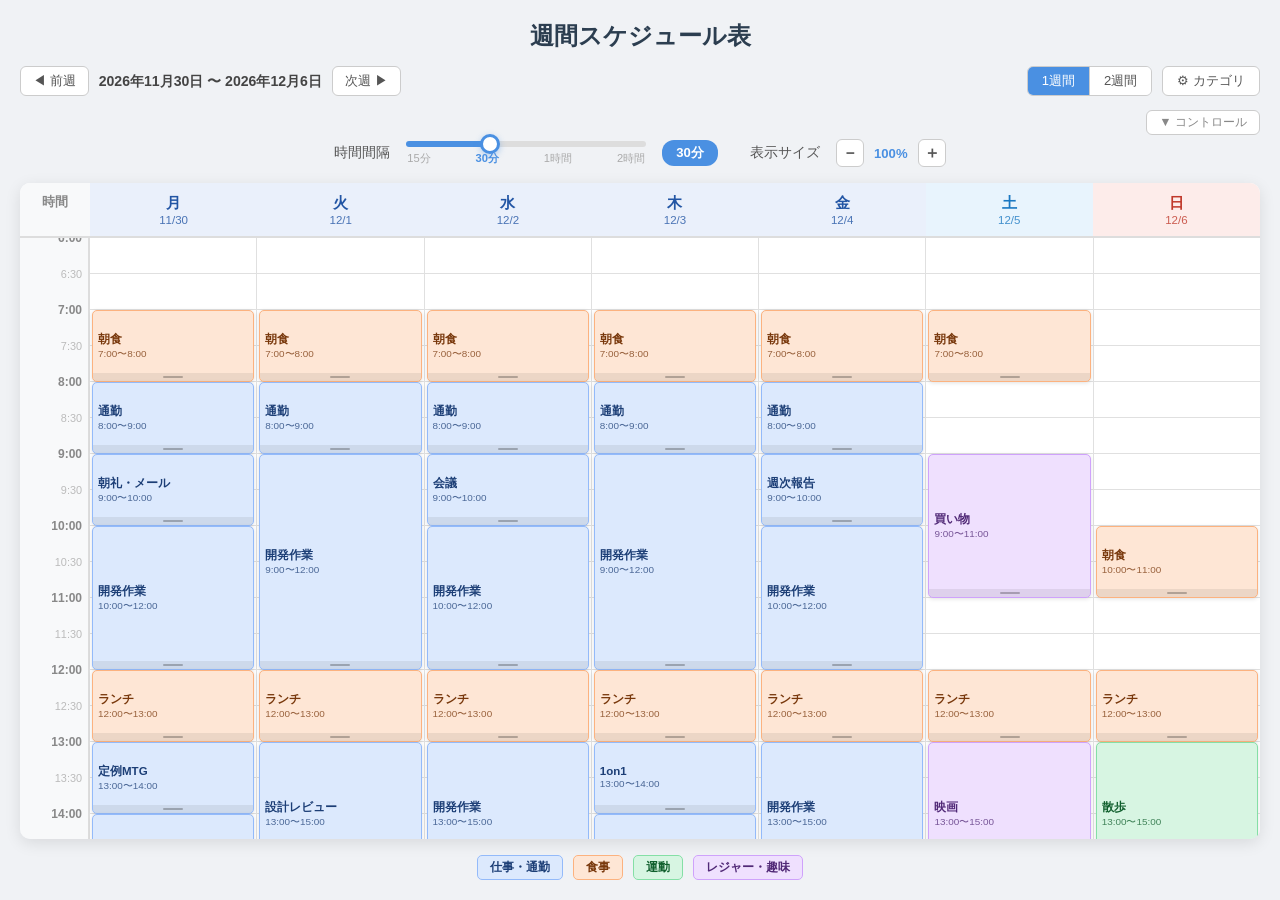
<file: index.html>
<!DOCTYPE html>
<html lang="ja">
<head>
  <meta charset="UTF-8">
  <meta name="viewport" content="width=device-width, initial-scale=1.0, viewport-fit=cover">
  <title>週間スケジュール表</title>
  <link rel="stylesheet" href="css/style.css">
  <style id="dynamic-cat-css"></style>
</head>
<body>

<h1>週間スケジュール表</h1>

<div class="nav-bar">
  <div class="week-nav">
    <button class="nav-btn" id="prevWeekBtn">◀ 前週</button>
    <span id="weekLabel"></span>
    <button class="nav-btn" id="nextWeekBtn">次週 ▶</button>
  </div>
  <div class="nav-right">
    <div class="view-toggle">
      <button class="view-btn" data-weeks="1">1週間</button>
      <button class="view-btn" data-weeks="2">2週間</button>
    </div>
    <button class="cat-btn" id="catSettingsBtn">⚙ カテゴリ</button>
  </div>
</div>

<div class="controls-toggle-bar">
  <button class="controls-toggle-btn" id="controlToggleBtn">▼ コントロール</button>
</div>

<div class="interval-control" id="intervalControl">
  <span class="interval-label">時間間隔</span>
  <div class="slider-wrap">
    <input type="range" id="intervalSlider" min="0" max="3" step="1" value="1">
    <div class="slider-ticks">
      <span data-idx="0">15分</span>
      <span data-idx="1">30分</span>
      <span data-idx="2">1時間</span>
      <span data-idx="3">2時間</span>
    </div>
  </div>
  <span class="interval-badge" id="intervalBadge">30分</span>
  <span class="interval-label" style="margin-left:16px">表示サイズ</span>
  <div class="zoom-control">
    <button class="zoom-btn" id="zoomOutBtn">－</button>
    <span id="zoomLabel">100%</span>
    <button class="zoom-btn" id="zoomInBtn">＋</button>
  </div>
</div>

<div class="table-wrapper">
  <div class="schedule-inner" id="scheduleInner">
    <div class="schedule-header" id="scheduleHeader"></div>
    <div class="schedule-body">
      <div class="time-axis" id="timeAxis"></div>
      <div class="days-wrapper" id="daysWrapper"></div>
    </div>
  </div>
</div>

<div class="legend" id="legend"></div>

<!-- Event modal -->
<div class="modal-overlay" id="modalOverlay">
  <div class="modal">
    <h2 id="modalTitle">予定を追加</h2>
    <!-- シリーズ編集スコープ（繰り返し予定の編集時のみ表示） -->
    <div id="editScopeRow" style="display:none">
      <div class="edit-scope-toggle">
        <button class="scope-btn active" id="scopeSingleBtn">この予定のみ編集</button>
        <button class="scope-btn" id="scopeSeriesBtn">シリーズ全体を編集</button>
      </div>
    </div>
    <label>予定名</label>
    <input type="text" id="eventName" placeholder="例：会議、ランチ…" maxlength="24">
    <label>カテゴリ</label>
    <select id="eventCategory"></select>
    <div class="time-row" style="margin-top:12px">
      <div><label>開始時間</label><input type="time" id="eventStart" step="900"></div>
      <div><label>終了時間</label><input type="time" id="eventEnd"   step="900"></div>
    </div>

    <!-- 繰り返しセクション（新規追加時のみ表示） -->
    <div id="recurSection">
      <label>繰り返し</label>
      <select id="eventRecur">
        <option value="none">繰り返しなし</option>
        <option value="daily">毎日</option>
        <option value="weekday">平日のみ（月〜金）</option>
        <option value="weekly">毎週（曜日を選択）</option>
        <option value="biweekly">隔週（曜日を選択）</option>
        <option value="monthly">毎月</option>
      </select>
      <div id="recurWeekdaysRow" style="display:none">
        <label style="margin-top:8px">曜日を選択</label>
        <div class="recur-weekdays">
          <label><input type="checkbox" name="recurDay" value="1"> 月</label>
          <label><input type="checkbox" name="recurDay" value="2"> 火</label>
          <label><input type="checkbox" name="recurDay" value="3"> 水</label>
          <label><input type="checkbox" name="recurDay" value="4"> 木</label>
          <label><input type="checkbox" name="recurDay" value="5"> 金</label>
          <label><input type="checkbox" name="recurDay" value="6"> 土</label>
          <label><input type="checkbox" name="recurDay" value="0"> 日</label>
        </div>
      </div>
      <div id="recurEndRow" style="display:none">
        <label>繰り返し終了日</label>
        <input type="date" id="recurEndDate">
      </div>
    </div>

    <div class="modal-actions">
      <button class="btn btn-cancel" id="modalCancel">キャンセル</button>
      <button class="btn btn-danger" id="modalDeleteSeriesBtn" style="display:none">シリーズ削除</button>
      <button class="btn btn-primary" id="modalSaveBtn">追加</button>
    </div>
  </div>
</div>

<!-- Category modal -->
<div class="modal-overlay" id="catModalOverlay">
  <div class="modal modal-wide">
    <h2>カテゴリ管理</h2>
    <div class="cat-list" id="catList"></div>
    <button class="btn-add-cat" id="addCatBtn">＋ カテゴリを追加</button>
    <div class="modal-actions">
      <button class="btn btn-cancel" id="catModalCancel">閉じる</button>
      <button class="btn btn-primary" id="catModalSave">保存</button>
    </div>
  </div>
</div>

<script type="module" src="js/main.js"></script>
</body>
</html>
</file>
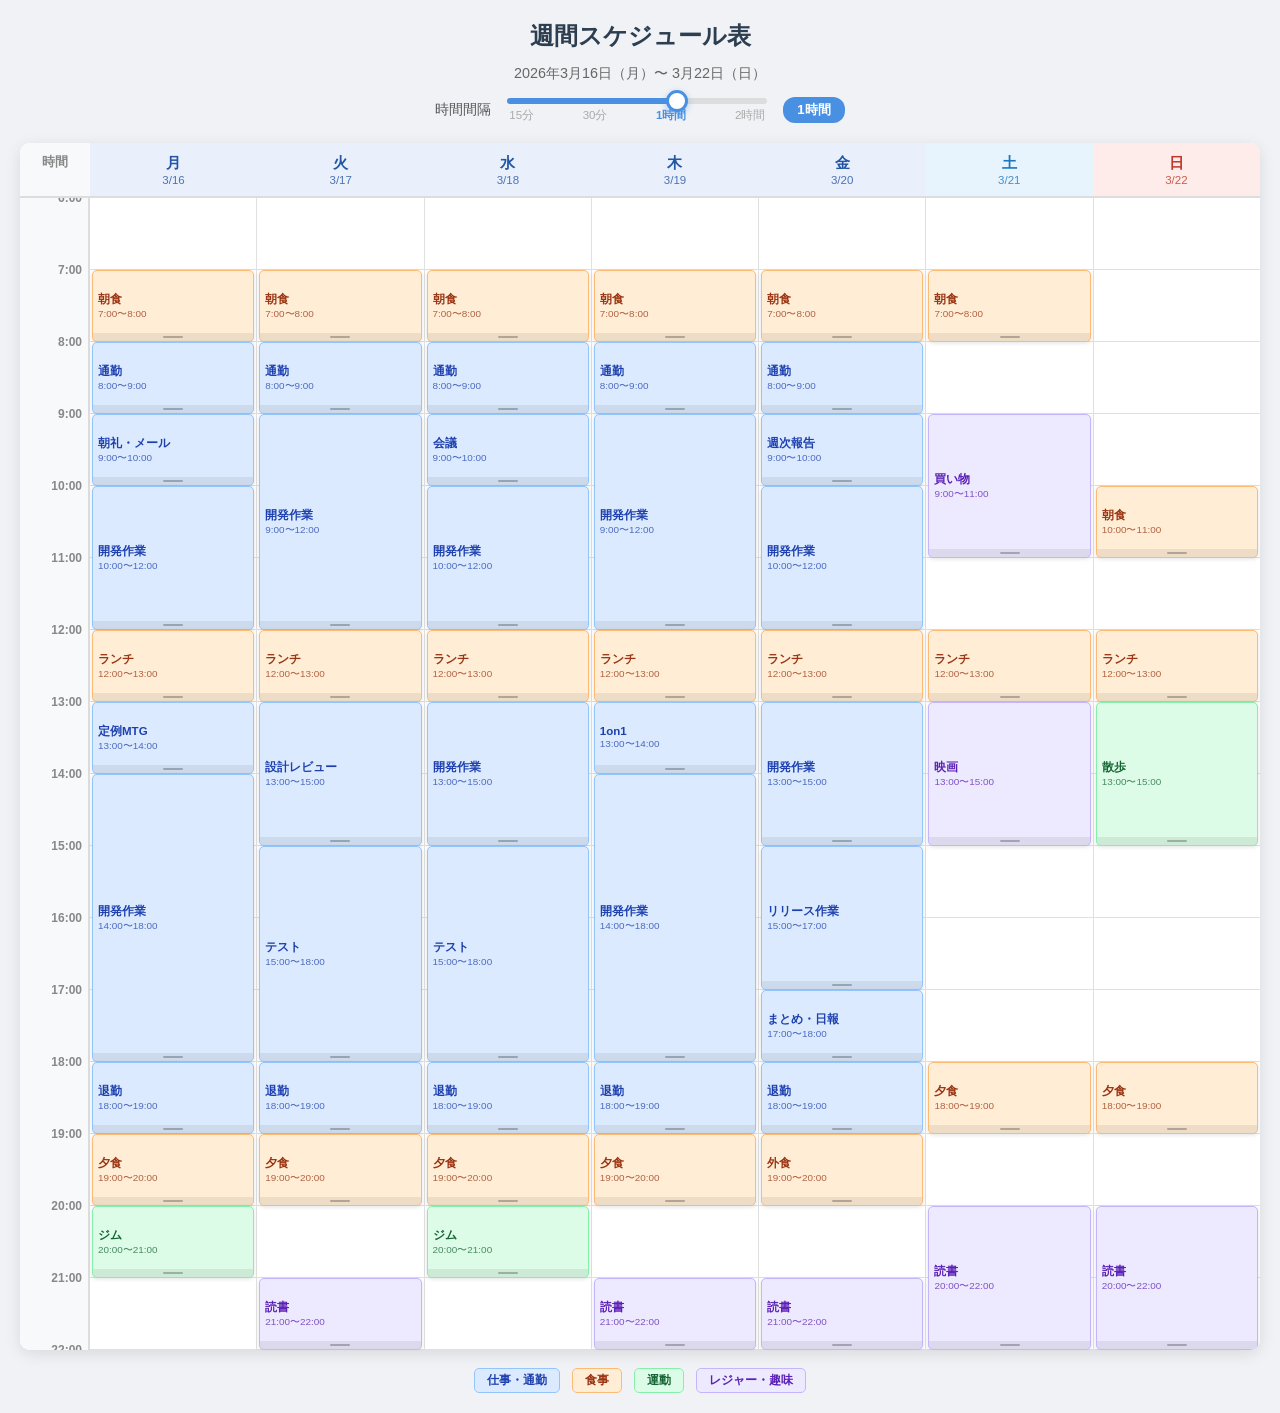
<file: schedule.html>
<!DOCTYPE html>
<html lang="ja">
<head>
  <meta charset="UTF-8">
  <meta name="viewport" content="width=device-width, initial-scale=1.0">
  <title>週間スケジュール表</title>
  <style>
    *, *::before, *::after { box-sizing: border-box; margin: 0; padding: 0; }
    body {
      font-family: 'Helvetica Neue', Arial, 'Hiragino Kaku Gothic ProN', Meiryo, sans-serif;
      background: #f0f2f5; color: #333; padding: 20px;
    }
    body.dragging { user-select: none; cursor: ns-resize; }

    h1 { text-align: center; font-size: 1.5rem; margin-bottom: 12px; color: #2c3e50; }
    .week-label { text-align: center; font-size: 0.9rem; color: #666; margin-bottom: 14px; }

    /* ── Slider ── */
    .interval-control {
      display: flex; align-items: center; justify-content: center;
      gap: 16px; margin-bottom: 20px; user-select: none;
    }
    .interval-label { font-size: 0.85rem; color: #555; }
    .slider-wrap { display: flex; flex-direction: column; width: 260px; }
    #intervalSlider {
      width: 100%; -webkit-appearance: none; appearance: none;
      height: 6px; border-radius: 3px; outline: none; cursor: grab;
      background: linear-gradient(to right, #4a90e2 var(--fill,50%), #ddd var(--fill,50%));
    }
    #intervalSlider::-webkit-slider-thumb {
      -webkit-appearance: none; width: 22px; height: 22px; border-radius: 50%;
      background: #fff; border: 3px solid #4a90e2;
      box-shadow: 0 2px 6px rgba(74,144,226,.4); cursor: grab;
    }
    #intervalSlider::-moz-range-thumb {
      width: 22px; height: 22px; border-radius: 50%;
      background: #fff; border: 3px solid #4a90e2; cursor: grab;
    }
    .slider-ticks { display: flex; justify-content: space-between; padding: 4px 2px 0; }
    .slider-ticks span { font-size: 0.72rem; color: #aaa; cursor: pointer; }
    .slider-ticks span.active { color: #4a90e2; font-weight: bold; }
    .interval-badge {
      font-size: 0.82rem; font-weight: bold; color: #fff;
      background: #4a90e2; padding: 4px 14px; border-radius: 12px; white-space: nowrap;
    }

    /* ── Schedule layout ── */
    .table-wrapper {
      overflow-x: auto; border-radius: 10px;
      box-shadow: 0 4px 16px rgba(0,0,0,.1); background: #fff;
    }
    .schedule-inner { min-width: 720px; }

    .schedule-header {
      display: grid; grid-template-columns: 70px repeat(7,1fr);
      position: sticky; top: 0; z-index: 20;
      border-bottom: 2px solid #ddd; background: #fff;
    }
    .col-header { padding: 10px 6px; text-align: center; font-size: 0.82rem; font-weight: bold; }
    .col-header.time-col { background: #f8f9fa; color: #888; }
    .col-header.mon,.col-header.tue,.col-header.wed,
    .col-header.thu,.col-header.fri { background: #eaf0fb; color: #2255a4; }
    .col-header.sat { background: #e8f4fd; color: #1a78c2; }
    .col-header.sun { background: #fdecea; color: #c0392b; }
    .day-name { display: block; font-size: 0.95rem; }
    .day-date { display: block; font-size: 0.72rem; font-weight: normal; opacity: .8; }

    .schedule-body { display: flex; }

    /* Time axis */
    .time-axis {
      position: relative; width: 70px; flex-shrink: 0;
      background: #f8f9fa; border-right: 2px solid #ddd;
    }
    .time-label {
      position: absolute; right: 6px; font-size: 0.68rem; color: #bbb;
      transform: translateY(-50%); white-space: nowrap; pointer-events: none;
    }
    .time-label.hour { color: #888; font-weight: bold; font-size: 0.75rem; }

    /* Day columns */
    .days-wrapper { display: flex; flex: 1; }
    .day-col {
      flex: 1; position: relative; border-right: 1px solid #e0e0e0;
      cursor: crosshair; min-width: 80px;
    }
    .day-col:last-child { border-right: none; }

    /* Events */
    .event-block {
      position: absolute; left: 2px; right: 2px; border-radius: 5px;
      overflow: hidden; display: flex; flex-direction: column;
      box-shadow: 0 1px 4px rgba(0,0,0,.12); z-index: 2; min-height: 16px;
      transition: box-shadow .15s;
    }
    .event-block:hover { box-shadow: 0 2px 10px rgba(0,0,0,.22); z-index: 3; }
    .event-block.work     { background: #dbeafe; color: #1e40af; border: 1.5px solid #93c5fd; }
    .event-block.meal     { background: #ffedd5; color: #9a3412; border: 1.5px solid #fdba74; }
    .event-block.exercise { background: #dcfce7; color: #166534; border: 1.5px solid #86efac; }
    .event-block.leisure  { background: #ede9fe; color: #5b21b6; border: 1.5px solid #c4b5fd; }

    .event-content {
      flex: 1; padding: 3px 18px 3px 5px; overflow: hidden;
      display: flex; flex-direction: column; justify-content: center;
    }
    .event-name {
      font-size: 0.72rem; font-weight: 700;
      white-space: nowrap; overflow: hidden; text-overflow: ellipsis;
    }
    .event-time-label { font-size: 0.62rem; opacity: .75; white-space: nowrap; }

    .event-del {
      position: absolute; top: 2px; right: 2px; width: 14px; height: 14px;
      border-radius: 50%; background: rgba(0,0,0,.2); color: #fff;
      border: none; font-size: 9px; line-height: 14px; text-align: center;
      cursor: pointer; padding: 0; display: none; z-index: 4;
    }
    .event-block:hover .event-del { display: block; }

    .resize-handle {
      position: absolute; bottom: 0; left: 0; right: 0; height: 8px;
      cursor: ns-resize; z-index: 4; background: rgba(0,0,0,.07);
      border-radius: 0 0 4px 4px;
    }
    .resize-handle::after {
      content: ''; display: block; width: 20px; height: 2px; margin: 3px auto;
      background: rgba(0,0,0,.25); border-radius: 1px;
    }
    .resize-handle:hover { background: rgba(0,0,0,.18); }

    /* Legend */
    .legend { display: flex; flex-wrap: wrap; gap: 12px; margin-top: 18px; justify-content: center; }
    .legend-badge { display: inline-block; padding: 3px 12px; border-radius: 5px; font-size: 0.75rem; font-weight: 600; }
    .legend-badge.work     { background: #dbeafe; color: #1e40af; border: 1px solid #93c5fd; }
    .legend-badge.meal     { background: #ffedd5; color: #9a3412; border: 1px solid #fdba74; }
    .legend-badge.exercise { background: #dcfce7; color: #166534; border: 1px solid #86efac; }
    .legend-badge.leisure  { background: #ede9fe; color: #5b21b6; border: 1px solid #c4b5fd; }

    /* Modal */
    .modal-overlay {
      display: none; position: fixed; inset: 0;
      background: rgba(0,0,0,.4); z-index: 100; align-items: center; justify-content: center;
    }
    .modal-overlay.active { display: flex; }
    .modal {
      background: #fff; border-radius: 12px; padding: 26px 30px;
      width: 360px; box-shadow: 0 8px 32px rgba(0,0,0,.2);
    }
    .modal h2 { font-size: 1rem; color: #2c3e50; margin-bottom: 16px; }
    .modal label { display: block; font-size: 0.78rem; color: #555; margin: 12px 0 3px; }
    .modal input[type="text"], .modal input[type="time"], .modal select {
      width: 100%; padding: 8px 10px; border: 1px solid #ccc;
      border-radius: 6px; font-size: 0.88rem; background: #fff; outline: none;
    }
    .modal input:focus { border-color: #4a90e2; }
    .time-row { display: flex; gap: 10px; }
    .time-row > div { flex: 1; }
    .modal-actions { display: flex; gap: 10px; margin-top: 20px; justify-content: flex-end; }
    .btn { padding: 8px 20px; border-radius: 6px; border: none; font-size: 0.85rem; cursor: pointer; font-weight: 600; }
    .btn-primary { background: #4a90e2; color: #fff; }
    .btn-primary:hover { background: #357abd; }
    .btn-cancel { background: #eee; color: #555; }
    .btn-cancel:hover { background: #ddd; }
  </style>
</head>
<body>

<h1>週間スケジュール表</h1>
<div class="week-label">2026年3月16日（月）〜 3月22日（日）</div>

<div class="interval-control">
  <span class="interval-label">時間間隔</span>
  <div class="slider-wrap">
    <input type="range" id="intervalSlider" min="0" max="3" step="1" value="2">
    <div class="slider-ticks">
      <span data-idx="0">15分</span>
      <span data-idx="1">30分</span>
      <span data-idx="2">1時間</span>
      <span data-idx="3">2時間</span>
    </div>
  </div>
  <span class="interval-badge" id="intervalBadge">1時間</span>
</div>

<div class="table-wrapper">
  <div class="schedule-inner">
    <div class="schedule-header">
      <div class="col-header time-col">時間</div>
      <div class="col-header mon"><span class="day-name">月</span><span class="day-date">3/16</span></div>
      <div class="col-header tue"><span class="day-name">火</span><span class="day-date">3/17</span></div>
      <div class="col-header wed"><span class="day-name">水</span><span class="day-date">3/18</span></div>
      <div class="col-header thu"><span class="day-name">木</span><span class="day-date">3/19</span></div>
      <div class="col-header fri"><span class="day-name">金</span><span class="day-date">3/20</span></div>
      <div class="col-header sat"><span class="day-name">土</span><span class="day-date">3/21</span></div>
      <div class="col-header sun"><span class="day-name">日</span><span class="day-date">3/22</span></div>
    </div>
    <div class="schedule-body">
      <div class="time-axis" id="timeAxis"></div>
      <div class="days-wrapper" id="daysWrapper"></div>
    </div>
  </div>
</div>

<div class="legend">
  <span class="legend-badge work">仕事・通勤</span>
  <span class="legend-badge meal">食事</span>
  <span class="legend-badge exercise">運動</span>
  <span class="legend-badge leisure">レジャー・趣味</span>
</div>

<div class="modal-overlay" id="modalOverlay">
  <div class="modal">
    <h2 id="modalTitle">予定を追加</h2>
    <label>予定名</label>
    <input type="text" id="eventName" placeholder="例：会議、ランチ…" maxlength="24">
    <label>カテゴリ</label>
    <select id="eventCategory">
      <option value="work">仕事・通勤</option>
      <option value="meal">食事</option>
      <option value="exercise">運動</option>
      <option value="leisure">レジャー・趣味</option>
    </select>
    <div class="time-row" style="margin-top:12px">
      <div>
        <label>開始時間</label>
        <input type="time" id="eventStart" step="900">
      </div>
      <div>
        <label>終了時間</label>
        <input type="time" id="eventEnd" step="900">
      </div>
    </div>
    <div class="modal-actions">
      <button class="btn btn-cancel" id="modalCancel">キャンセル</button>
      <button class="btn btn-primary" id="modalAdd">追加</button>
    </div>
  </div>
</div>

<script>
  /* ── Constants ── */
  const PX_PER_MIN = 1.2;
  const START_MIN  = 6 * 60;
  const END_MIN    = 22 * 60;
  const TOTAL_H    = (END_MIN - START_MIN) * PX_PER_MIN;
  const INTERVALS  = [15, 30, 60, 120];
  const INT_LABELS = ['15分', '30分', '1時間', '2時間'];
  const DAY_NAMES  = ['月','火','水','木','金','土','日'];
  const STORE_KEY  = 'schedule_v4';
  const SEED_KEY   = 'schedule_seeded_v4';

  let events = [], nextId = 1, intervalIdx = 2;

  /* ── Storage ── */
  function loadData() {
    try {
      const d = JSON.parse(localStorage.getItem(STORE_KEY) || '{}');
      events      = d.events      || [];
      nextId      = d.nextId      || 1;
      intervalIdx = d.intervalIdx ?? 2;
    } catch { events = []; nextId = 1; intervalIdx = 2; }
  }

  function saveData() {
    localStorage.setItem(STORE_KEY, JSON.stringify({ events, nextId, intervalIdx }));
  }

  /* ── Sample data ── */
  function seedSample() {
    if (localStorage.getItem(SEED_KEY)) return;
    const add = (col, sh, sm, eh, em, name, cat) =>
      events.push({ id: nextId++, col, startMin: sh*60+sm, endMin: eh*60+em, name, category: cat });

    // 月
    add(0, 7,0, 8,0,'朝食','meal');        add(0, 8,0, 9,0,'通勤','work');
    add(0, 9,0,10,0,'朝礼・メール','work'); add(0,10,0,12,0,'開発作業','work');
    add(0,12,0,13,0,'ランチ','meal');       add(0,13,0,14,0,'定例MTG','work');
    add(0,14,0,18,0,'開発作業','work');     add(0,18,0,19,0,'退勤','work');
    add(0,19,0,20,0,'夕食','meal');         add(0,20,0,21,0,'ジム','exercise');
    // 火
    add(1, 7,0, 8,0,'朝食','meal');        add(1, 8,0, 9,0,'通勤','work');
    add(1, 9,0,12,0,'開発作業','work');     add(1,12,0,13,0,'ランチ','meal');
    add(1,13,0,15,0,'設計レビュー','work'); add(1,15,0,18,0,'テスト','work');
    add(1,18,0,19,0,'退勤','work');         add(1,19,0,20,0,'夕食','meal');
    add(1,21,0,22,0,'読書','leisure');
    // 水
    add(2, 7,0, 8,0,'朝食','meal');        add(2, 8,0, 9,0,'通勤','work');
    add(2, 9,0,10,0,'会議','work');         add(2,10,0,12,0,'開発作業','work');
    add(2,12,0,13,0,'ランチ','meal');       add(2,13,0,15,0,'開発作業','work');
    add(2,15,0,18,0,'テスト','work');       add(2,18,0,19,0,'退勤','work');
    add(2,19,0,20,0,'夕食','meal');         add(2,20,0,21,0,'ジム','exercise');
    // 木
    add(3, 7,0, 8,0,'朝食','meal');        add(3, 8,0, 9,0,'通勤','work');
    add(3, 9,0,12,0,'開発作業','work');     add(3,12,0,13,0,'ランチ','meal');
    add(3,13,0,14,0,'1on1','work');         add(3,14,0,18,0,'開発作業','work');
    add(3,18,0,19,0,'退勤','work');         add(3,19,0,20,0,'夕食','meal');
    add(3,21,0,22,0,'読書','leisure');
    // 金
    add(4, 7,0, 8,0,'朝食','meal');        add(4, 8,0, 9,0,'通勤','work');
    add(4, 9,0,10,0,'週次報告','work');     add(4,10,0,12,0,'開発作業','work');
    add(4,12,0,13,0,'ランチ','meal');       add(4,13,0,15,0,'開発作業','work');
    add(4,15,0,17,0,'リリース作業','work'); add(4,17,0,18,0,'まとめ・日報','work');
    add(4,18,0,19,0,'退勤','work');         add(4,19,0,20,0,'外食','meal');
    add(4,21,0,22,0,'読書','leisure');
    // 土
    add(5, 7,0, 8,0,'朝食','meal');        add(5, 9,0,11,0,'買い物','leisure');
    add(5,12,0,13,0,'ランチ','meal');       add(5,13,0,15,0,'映画','leisure');
    add(5,18,0,19,0,'夕食','meal');         add(5,20,0,22,0,'読書','leisure');
    // 日
    add(6,10,0,11,0,'朝食','meal');         add(6,12,0,13,0,'ランチ','meal');
    add(6,13,0,15,0,'散歩','exercise');     add(6,18,0,19,0,'夕食','meal');
    add(6,20,0,22,0,'読書','leisure');

    saveData();
    localStorage.setItem(SEED_KEY, '1');
  }

  /* ── Helpers ── */
  function fmtTime(min) {
    return `${Math.floor(min/60)}:${String(min%60).padStart(2,'0')}`;
  }
  function minToTimeStr(min) {
    return `${String(Math.floor(min/60)).padStart(2,'0')}:${String(min%60).padStart(2,'0')}`;
  }
  function timeStrToMin(s) {
    const [h,m] = s.split(':').map(Number); return h*60+m;
  }
  function minToY(min)  { return (min - START_MIN) * PX_PER_MIN; }
  function yToMin(y)    { return y / PX_PER_MIN + START_MIN; }
  function snapMin(min) {
    const s = INTERVALS[intervalIdx];
    return Math.round(min / s) * s;
  }
  function clamp(v,lo,hi) { return Math.max(lo, Math.min(hi, v)); }

  /* ── Build time axis ── */
  function buildAxis() {
    const axis = document.getElementById('timeAxis');
    axis.style.height = TOTAL_H + 'px';
    axis.innerHTML = '';
    for (let t = START_MIN; t <= END_MIN; t += INTERVALS[intervalIdx]) {
      const el = document.createElement('div');
      el.className = 'time-label' + (t % 60 === 0 ? ' hour' : '');
      el.style.top = minToY(t) + 'px';
      el.textContent = fmtTime(t);
      axis.appendChild(el);
    }
  }

  /* ── Build day columns ── */
  function buildDayCols() {
    const wrapper = document.getElementById('daysWrapper');
    wrapper.innerHTML = '';
    const slotH = INTERVALS[intervalIdx] * PX_PER_MIN;
    const gridBg = `repeating-linear-gradient(to bottom,
      transparent 0, transparent ${slotH - 1}px,
      #e0e0e0 ${slotH - 1}px, #e0e0e0 ${slotH}px)`;

    for (let col = 0; col < 7; col++) {
      const div = document.createElement('div');
      div.className = 'day-col';
      div.dataset.col = col;
      div.style.height = TOTAL_H + 'px';
      div.style.backgroundImage = gridBg;

      div.addEventListener('click', e => {
        if (recentlyResized || e.target.closest('.event-block')) return;
        const rect = div.getBoundingClientRect();
        const y    = e.clientY - rect.top;
        const snap = INTERVALS[intervalIdx];
        const startMin = clamp(snapMin(yToMin(y)), START_MIN, END_MIN - snap);
        const endMin   = clamp(startMin + 60, START_MIN + snap, END_MIN);
        openModal(col, startMin, endMin);
      });

      wrapper.appendChild(div);
    }
  }

  /* ── Event elements ── */
  function createEventEl(ev) {
    const el = document.createElement('div');
    el.className = `event-block ${ev.category}`;
    el.dataset.id = ev.id;
    el.style.top    = minToY(ev.startMin) + 'px';
    el.style.height = Math.max(16, (ev.endMin - ev.startMin) * PX_PER_MIN) + 'px';

    const content = document.createElement('div');
    content.className = 'event-content';

    const nameEl = document.createElement('span');
    nameEl.className = 'event-name';
    nameEl.textContent = ev.name;

    const timeEl = document.createElement('span');
    timeEl.className = 'event-time-label';
    timeEl.textContent = `${fmtTime(ev.startMin)}〜${fmtTime(ev.endMin)}`;

    content.append(nameEl, timeEl);

    const delBtn = document.createElement('button');
    delBtn.className = 'event-del';
    delBtn.textContent = '×';
    delBtn.addEventListener('click', e => { e.stopPropagation(); deleteEvent(ev.id); });

    const handle = document.createElement('div');
    handle.className = 'resize-handle';
    handle.addEventListener('mousedown', e => startResize(e, ev.id));

    el.append(content, delBtn, handle);
    return el;
  }

  function renderCol(col) {
    const div = document.querySelector(`.day-col[data-col="${col}"]`);
    if (!div) return;
    div.querySelectorAll('.event-block').forEach(el => el.remove());
    events.filter(ev => ev.col === col)
          .forEach(ev => div.appendChild(createEventEl(ev)));
  }

  function renderAll() {
    for (let c = 0; c < 7; c++) renderCol(c);
  }

  function deleteEvent(id) {
    const ev = events.find(e => e.id === id);
    if (!ev) return;
    events = events.filter(e => e.id !== id);
    saveData();
    renderCol(ev.col);
  }

  /* ── Resize drag ── */
  let drag = null, recentlyResized = false;

  function startResize(e, id) {
    e.preventDefault();
    e.stopPropagation();
    const ev = events.find(e => e.id === id);
    if (!ev) return;
    drag = { id, startY: e.clientY, origEnd: ev.endMin, newEnd: null };
    document.body.classList.add('dragging');
    document.addEventListener('mousemove', onResizeMove);
    document.addEventListener('mouseup',   onResizeUp);
  }

  function onResizeMove(e) {
    if (!drag) return;
    const ev = events.find(e => e.id === drag.id);
    if (!ev) return;
    const snap   = INTERVALS[intervalIdx];
    const deltaMin = (e.clientY - drag.startY) / PX_PER_MIN;
    const newEnd = clamp(snapMin(drag.origEnd + deltaMin), ev.startMin + snap, END_MIN);
    drag.newEnd = newEnd;

    const el = document.querySelector(`.event-block[data-id="${drag.id}"]`);
    if (el) {
      el.style.height = Math.max(16, (newEnd - ev.startMin) * PX_PER_MIN) + 'px';
      const t = el.querySelector('.event-time-label');
      if (t) t.textContent = `${fmtTime(ev.startMin)}〜${fmtTime(newEnd)}`;
    }
  }

  function onResizeUp() {
    if (drag?.newEnd != null) {
      const ev = events.find(e => e.id === drag.id);
      if (ev) { ev.endMin = drag.newEnd; saveData(); renderCol(ev.col); }
    }
    drag = null;
    recentlyResized = true;
    setTimeout(() => recentlyResized = false, 50);
    document.body.classList.remove('dragging');
    document.removeEventListener('mousemove', onResizeMove);
    document.removeEventListener('mouseup',   onResizeUp);
  }

  /* ── Modal ── */
  let modalState = null;

  function openModal(col, defaultStart, defaultEnd) {
    modalState = { col };
    document.getElementById('modalTitle').textContent = `予定を追加（${DAY_NAMES[col]}曜日）`;
    document.getElementById('eventName').value     = '';
    document.getElementById('eventCategory').value = 'work';
    document.getElementById('eventStart').value    = minToTimeStr(defaultStart);
    document.getElementById('eventEnd').value      = minToTimeStr(defaultEnd);
    document.getElementById('modalOverlay').classList.add('active');
    document.getElementById('eventName').focus();
  }

  function closeModal() {
    document.getElementById('modalOverlay').classList.remove('active');
    modalState = null;
  }

  document.getElementById('modalCancel').addEventListener('click', closeModal);

  document.getElementById('modalAdd').addEventListener('click', () => {
    const name  = document.getElementById('eventName').value.trim();
    const cat   = document.getElementById('eventCategory').value;
    const start = timeStrToMin(document.getElementById('eventStart').value);
    const end   = timeStrToMin(document.getElementById('eventEnd').value);
    if (!name) { document.getElementById('eventName').focus(); return; }
    if (end <= start) { alert('終了時間は開始時間より後にしてください'); return; }
    events.push({ id: nextId++, col: modalState.col, startMin: start, endMin: end, name, category: cat });
    saveData();
    renderCol(modalState.col);
    closeModal();
  });

  document.getElementById('eventName').addEventListener('keydown', e => {
    if (e.key === 'Enter')  document.getElementById('modalAdd').click();
    if (e.key === 'Escape') closeModal();
  });

  document.getElementById('modalOverlay').addEventListener('click', e => {
    if (e.target === document.getElementById('modalOverlay')) closeModal();
  });

  /* ── Interval slider ── */
  const slider = document.getElementById('intervalSlider');
  const badge  = document.getElementById('intervalBadge');
  const ticks  = document.querySelectorAll('.slider-ticks span');

  function applyInterval(idx) {
    intervalIdx = idx;
    slider.value = idx;
    badge.textContent = INT_LABELS[idx];
    slider.style.setProperty('--fill', (idx / 3 * 100) + '%');
    ticks.forEach((s,i) => s.classList.toggle('active', i === idx));
    buildAxis();
    buildDayCols();
    renderAll();
    saveData();
  }

  slider.addEventListener('input', () => applyInterval(+slider.value));
  ticks.forEach(s => s.addEventListener('click', () => applyInterval(+s.dataset.idx)));

  /* ── Init ── */
  loadData();
  seedSample();
  applyInterval(intervalIdx);
</script>
</body>
</html>
</file>
<file: css/style.css>
*, *::before, *::after { box-sizing: border-box; margin: 0; padding: 0; }
html {
  height: 100%;
  overflow: hidden;
}
body {
  font-family: 'Helvetica Neue', Arial, 'Hiragino Kaku Gothic ProN', Meiryo, sans-serif;
  background: #f0f2f5; color: #333;
  height: 100%;
  display: flex;
  flex-direction: column;
  overflow: hidden;
  overscroll-behavior: none;
  padding: 20px;
  padding-bottom: max(20px, env(safe-area-inset-bottom));
  padding-left: max(20px, env(safe-area-inset-left));
  padding-right: max(20px, env(safe-area-inset-right));
}
body.dragging { user-select: none; cursor: ns-resize; }
body.moving { cursor: grabbing !important; user-select: none; }

h1 { text-align: center; font-size: 1.5rem; margin-bottom: 14px; color: #2c3e50; }

/* ── Navigation bar ── */
.nav-bar {
  display: flex; align-items: center; justify-content: space-between;
  flex-wrap: wrap; gap: 10px; margin-bottom: 14px;
}
.week-nav { display: flex; align-items: center; gap: 10px; }
#weekLabel { font-size: 0.88rem; color: #444; font-weight: bold; white-space: nowrap; }
.nav-btn {
  padding: 5px 12px; border-radius: 6px; border: 1px solid #ccc;
  background: #fff; cursor: pointer; font-size: 0.82rem; color: #555;
}
.nav-btn:hover { background: #f0f0f0; }
.nav-right { display: flex; align-items: center; gap: 10px; }
.view-toggle { display: flex; border: 1px solid #ccc; border-radius: 6px; overflow: hidden; }
.view-btn {
  padding: 5px 14px; border: none; background: #fff; cursor: pointer;
  font-size: 0.82rem; color: #555; border-right: 1px solid #ccc;
}
.view-btn:last-child { border-right: none; }
.view-btn.active { background: #4a90e2; color: #fff; }
.view-btn:hover:not(.active) { background: #f0f0f0; }
.cat-btn {
  padding: 5px 14px; border-radius: 6px; border: 1px solid #ccc;
  background: #fff; cursor: pointer; font-size: 0.82rem; color: #555;
}
.cat-btn:hover { background: #f0f0f0; }

/* ── Controls toggle ── */
.controls-toggle-bar {
  display: flex; justify-content: flex-end; margin-bottom: 4px;
}
.controls-toggle-btn {
  padding: 3px 12px; border-radius: 6px; border: 1px solid #ccc;
  background: #fff; cursor: pointer; font-size: 0.78rem; color: #888;
}
.controls-toggle-btn:hover { background: #f0f0f0; }
.interval-control.collapsed { display: none; }

/* ── Interval slider ── */
.interval-control {
  display: flex; align-items: center; justify-content: center;
  gap: 16px; margin-bottom: 16px; user-select: none;
}
.interval-label { font-size: 0.85rem; color: #555; }
.slider-wrap { display: flex; flex-direction: column; width: 240px; }
#intervalSlider {
  width: 100%; -webkit-appearance: none; appearance: none;
  height: 6px; border-radius: 3px; outline: none; cursor: grab;
  background: linear-gradient(to right, #4a90e2 var(--fill,50%), #ddd var(--fill,50%));
}
#intervalSlider::-webkit-slider-thumb {
  -webkit-appearance: none; width: 20px; height: 20px; border-radius: 50%;
  background: #fff; border: 3px solid #4a90e2;
  box-shadow: 0 2px 6px rgba(74,144,226,.4); cursor: grab;
}
#intervalSlider::-moz-range-thumb {
  width: 20px; height: 20px; border-radius: 50%;
  background: #fff; border: 3px solid #4a90e2; cursor: grab;
}
.slider-ticks { display: flex; justify-content: space-between; padding: 4px 1px 0; }
.slider-ticks span { font-size: 0.7rem; color: #aaa; cursor: pointer; }
.slider-ticks span.active { color: #4a90e2; font-weight: bold; }
.interval-badge {
  font-size: 0.82rem; font-weight: bold; color: #fff;
  background: #4a90e2; padding: 4px 14px; border-radius: 12px; white-space: nowrap;
}
.zoom-control {
  display: flex; align-items: center; gap: 8px;
}
.zoom-btn {
  width: 28px; height: 28px; border-radius: 6px; border: 1px solid #ccc;
  background: #fff; cursor: pointer; font-size: 1rem; font-weight: bold;
  color: #555; line-height: 1; padding: 0;
}
.zoom-btn:hover:not(:disabled) { background: #f0f0f0; }
.zoom-btn:disabled { opacity: 0.35; cursor: default; }
#zoomLabel { font-size: 0.82rem; font-weight: bold; color: #4a90e2; min-width: 38px; text-align: center; }

/* ── Schedule layout ── */
.table-wrapper {
  overflow-x: auto;
  overflow-y: auto;
  border-radius: 10px;
  box-shadow: 0 4px 16px rgba(0,0,0,.1); background: #fff;
  flex: 1;
  min-height: 0;
  -webkit-overflow-scrolling: touch;
  overscroll-behavior: contain;
}
.schedule-inner { min-width: 720px; }
.schedule-header {
  display: grid;
  position: sticky; top: 0; z-index: 20;
  border-bottom: 2px solid #ddd; background: #fff;
}
.col-header { padding: 10px 6px; text-align: center; font-size: 0.82rem; font-weight: bold; }
.col-header.time-col { background: #f8f9fa; color: #888; }
.col-header.mon,.col-header.tue,.col-header.wed,
.col-header.thu,.col-header.fri { background: #eaf0fb; color: #2255a4; }
.col-header.sat { background: #e8f4fd; color: #1a78c2; }
.col-header.sun { background: #fdecea; color: #c0392b; }
.day-name { display: block; font-size: 0.95rem; }
.day-date { display: block; font-size: 0.72rem; font-weight: normal; opacity: .8; }

.schedule-body { display: flex; }
.time-axis {
  position: relative; width: 70px; flex-shrink: 0;
  background: #f8f9fa; border-right: 2px solid #ddd;
}
.time-label {
  position: absolute; right: 6px; font-size: 0.68rem; color: #bbb;
  transform: translateY(-50%); white-space: nowrap; pointer-events: none;
}
.time-label.hour { color: #888; font-weight: bold; font-size: 0.75rem; }

.days-wrapper { display: flex; flex: 1; }
.day-col {
  flex: 1; position: relative; border-right: 1px solid #e0e0e0;
  cursor: crosshair; min-width: 70px;
}
.day-col:last-child { border-right: none; }

/* ── Event blocks (colors via dynamic-cat-css) ── */
.event-block { cursor: grab; }
.event-block:active { cursor: grabbing; }
.event-block {
  position: absolute; left: 2px; right: 2px; border-radius: 5px;
  overflow: hidden; display: flex; flex-direction: column;
  box-shadow: 0 1px 4px rgba(0,0,0,.12); z-index: 2; min-height: 16px;
  transition: box-shadow .15s;
}
.event-block:hover { box-shadow: 0 2px 10px rgba(0,0,0,.22); z-index: 3; }
.event-content {
  flex: 1; padding: 3px 18px 3px 5px; overflow: hidden;
  display: flex; flex-direction: column; justify-content: center;
}
.event-name {
  font-size: 0.72rem; font-weight: 700;
  white-space: nowrap; overflow: hidden; text-overflow: ellipsis;
}
.event-time-label { font-size: 0.62rem; opacity: .75; white-space: nowrap; }
.event-del {
  position: absolute; top: 2px; right: 2px; width: 14px; height: 14px;
  border-radius: 50%; background: rgba(0,0,0,.2); color: #fff;
  border: none; font-size: 9px; line-height: 14px; text-align: center;
  cursor: pointer; padding: 0; display: none; z-index: 4;
}
.event-block:hover .event-del { display: block; }
.resize-handle {
  position: absolute; bottom: 0; left: 0; right: 0; height: 8px;
  cursor: ns-resize; z-index: 4; background: rgba(0,0,0,.07);
  border-radius: 0 0 4px 4px;
}
.resize-handle::after {
  content: ''; display: block; width: 20px; height: 2px; margin: 3px auto;
  background: rgba(0,0,0,.25); border-radius: 1px;
}
.resize-handle:hover { background: rgba(0,0,0,.18); }

/* ── Legend ── */
.legend {
  display: flex; flex-wrap: wrap; gap: 10px; margin-top: 16px; justify-content: center;
  flex-shrink: 0;
}
.legend-badge {
  display: inline-block; padding: 3px 12px; border-radius: 5px;
  font-size: 0.75rem; font-weight: 600;
}

/* ── Modals (shared) ── */
.modal-overlay {
  display: none; position: fixed; inset: 0;
  background: rgba(0,0,0,.4); z-index: 100; align-items: center; justify-content: center;
}
.modal-overlay.active { display: flex; }
.modal {
  background: #fff; border-radius: 12px; padding: 26px 30px;
  width: 360px; box-shadow: 0 8px 32px rgba(0,0,0,.2);
  max-height: 90vh; overflow-y: auto;
}
.modal.modal-wide { width: 460px; }
.modal h2 { font-size: 1rem; color: #2c3e50; margin-bottom: 16px; }
.modal label { display: block; font-size: 0.78rem; color: #555; margin: 12px 0 3px; }
.modal input[type="text"], .modal input[type="time"], .modal select {
  width: 100%; padding: 8px 10px; border: 1px solid #ccc;
  border-radius: 6px; font-size: 0.88rem; background: #fff; outline: none;
}
.modal input:focus { border-color: #4a90e2; }
.time-row { display: flex; gap: 10px; }
.time-row > div { flex: 1; }
.modal-actions { display: flex; gap: 10px; margin-top: 20px; justify-content: flex-end; }
.btn {
  padding: 8px 20px; border-radius: 6px; border: none;
  font-size: 0.85rem; cursor: pointer; font-weight: 600;
}
.btn-primary { background: #4a90e2; color: #fff; }
.btn-primary:hover { background: #357abd; }
.btn-cancel  { background: #eee; color: #555; }
.btn-cancel:hover { background: #ddd; }
.btn-danger  { background: #ef4444; color: #fff; }
.btn-danger:hover { background: #dc2626; }

/* ── Edit scope toggle ── */
.edit-scope-toggle {
  display: flex; border: 1px solid #ccc; border-radius: 6px;
  overflow: hidden; margin-bottom: 14px;
}
.scope-btn {
  flex: 1; padding: 7px; border: none; background: #fff; cursor: pointer;
  font-size: 0.8rem; color: #555; border-right: 1px solid #ccc;
}
.scope-btn:last-child { border-right: none; }
.scope-btn.active { background: #4a90e2; color: #fff; font-weight: 600; }
.scope-btn:hover:not(.active) { background: #f0f0f0; }

/* ── Category modal ── */
.cat-list { max-height: 320px; overflow-y: auto; }
.cat-row {
  display: flex; align-items: center; gap: 10px;
  padding: 8px 0; border-bottom: 1px solid #f0f0f0;
}
.cat-row:last-child { border-bottom: none; }
.cat-swatch {
  width: 36px; height: 36px; border-radius: 8px; border: 1px solid #ccc;
  cursor: pointer; padding: 2px; flex-shrink: 0;
}
.cat-name-input {
  flex: 1; padding: 7px 10px; border: 1px solid #ccc;
  border-radius: 6px; font-size: 0.85rem; outline: none;
}
.cat-name-input:focus { border-color: #4a90e2; }
.cat-del-btn {
  padding: 5px 10px; border-radius: 6px; border: 1px solid #f87171;
  background: #fff; color: #ef4444; font-size: 0.78rem;
  cursor: pointer; white-space: nowrap; flex-shrink: 0;
}
.cat-del-btn:hover { background: #fef2f2; }
.btn-add-cat {
  display: block; width: 100%; margin-top: 12px; padding: 8px;
  border: 2px dashed #ccc; border-radius: 8px; background: #fff;
  color: #888; font-size: 0.85rem; cursor: pointer;
}
.btn-add-cat:hover { border-color: #4a90e2; color: #4a90e2; background: #f0f7ff; }

/* ── Recurrence weekday checkboxes ── */
.recur-weekdays {
  display: flex; gap: 8px; flex-wrap: wrap; margin-top: 6px;
}
.recur-weekdays label {
  display: flex; align-items: center; gap: 4px;
  font-size: 0.82rem; color: #333; margin: 0; cursor: pointer;
  border: 1px solid #ccc; border-radius: 6px; padding: 4px 8px;
  user-select: none;
}
.recur-weekdays label:hover { background: #f0f7ff; border-color: #4a90e2; }
.recur-weekdays input[type="checkbox"] { cursor: pointer; }
</file>
